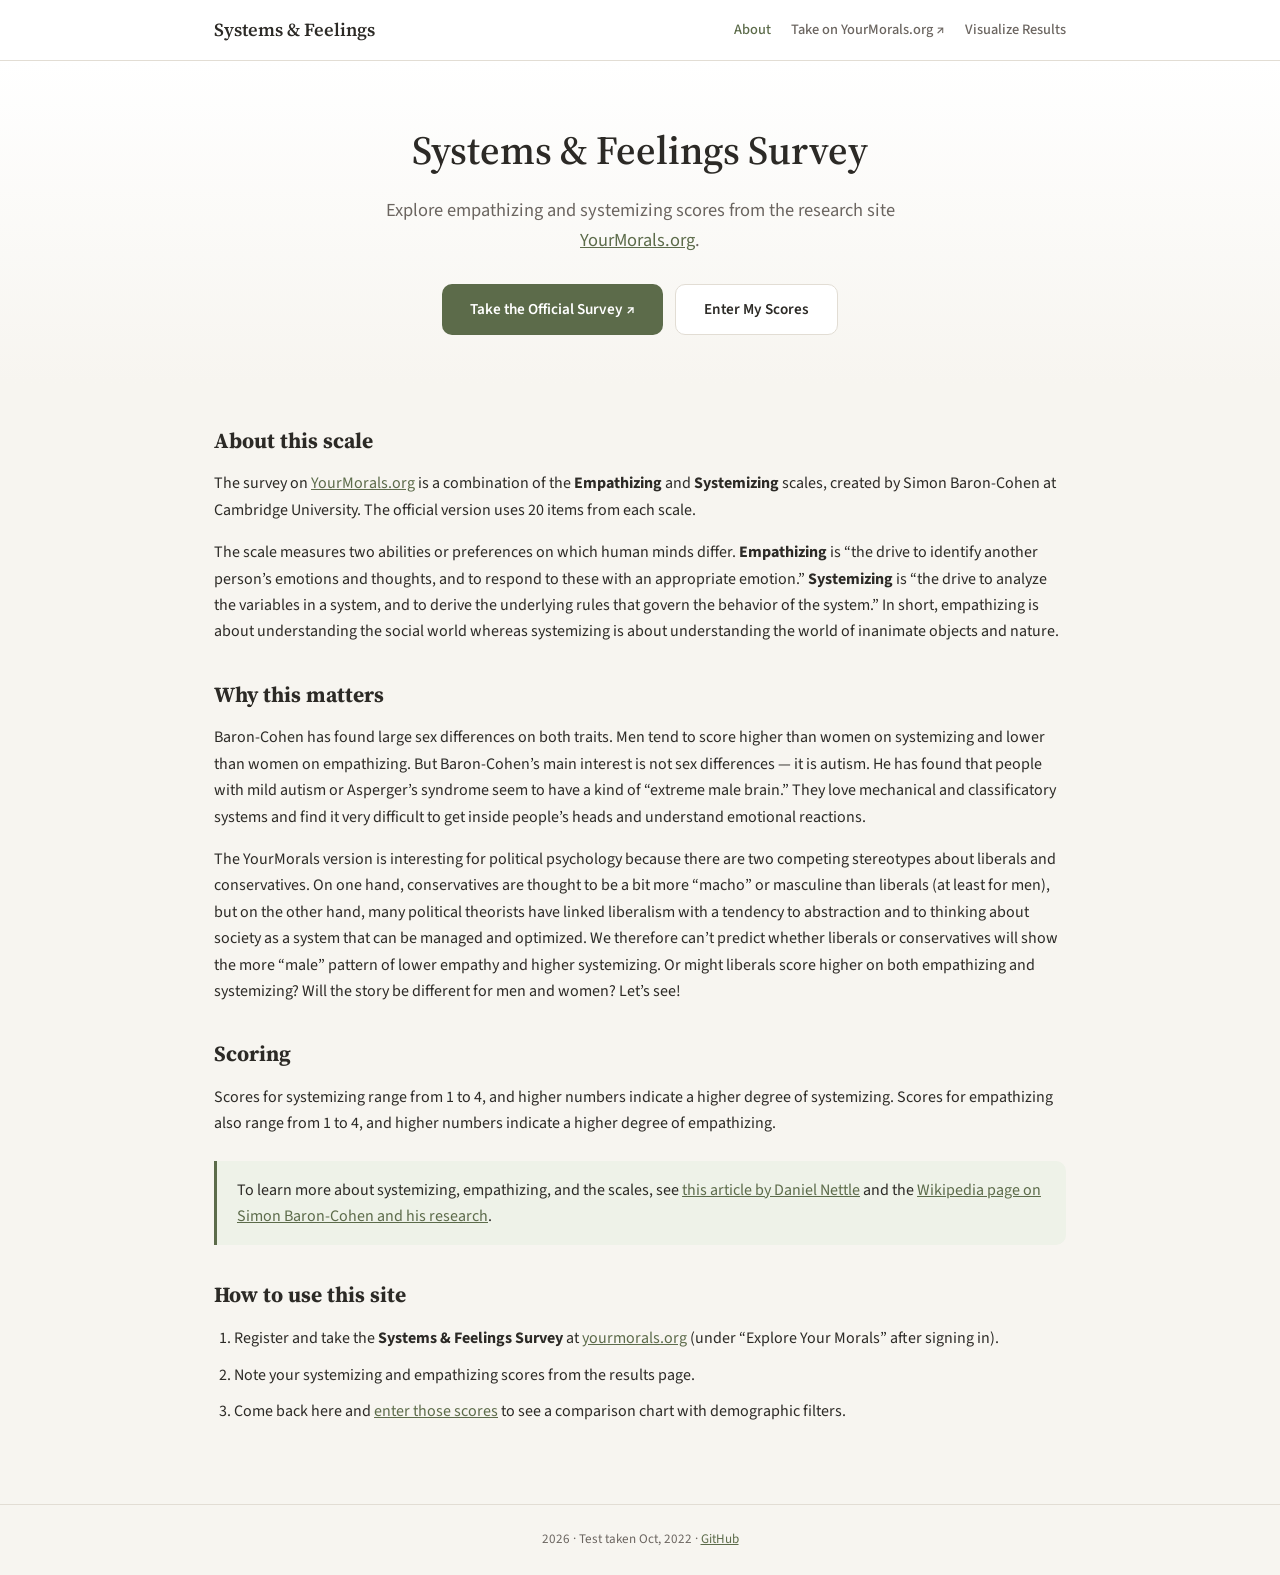
<file: index.html>
<!DOCTYPE html>
<html lang="en">
<head>
  <meta charset="UTF-8" />
  <meta name="viewport" content="width=device-width, initial-scale=1.0" />
  <title>Systems & Feelings — Empathizing vs Systemizing Visualization</title>
  <meta name="description" content="Visualize empathizing and systemizing scores from YourMorals.org. Explore demographic comparisons, group averages, and interactive charts based on psychological research data." />
  <meta name="author" content="Megan Judge" />
  <meta name="robots" content="index, follow" />
  <meta name="theme-color" content="#f7f5f0" />
  <link rel="canonical" href="https://systems-feelings-survey.jdge.cc/" />
  <link rel="alternate" href="https://systems-feelings-survey.jdge.cc/" hreflang="en" />
  <meta property="og:type" content="website" />
  <meta property="og:locale" content="en_AU" />
  <meta property="og:site_name" content="Systems & Feelings Visualization" />
  <meta property="og:title" content="Systems & Feelings — Empathizing vs Systemizing Visualization" />
  <meta property="og:description" content="Interactive visualization of empathizing and systemizing scores using YourMorals.org demographic data and research-based group averages." />
  <meta property="og:url" content="https://systems-feelings-survey.jdge.cc/" />
  <meta property="og:image" content="https://systems-feelings-survey.jdge.cc/images/systemizing_empathizing_systemising_empathising_icon.png" />
  <meta property="og:image:alt" content="Systems vs Feelings chart visualization" />
  <meta name="twitter:card" content="summary_large_image" />
  <meta name="twitter:title" content="Systems & Feelings Visualization" />
  <meta name="twitter:description" content="Compare empathizing and systemizing scores using interactive charts and demographic data from psychological research." />
  <meta name="twitter:image" content="https://systems-feelings-survey.jdge.cc/images/systemizing_empathizing_systemising_empathising_icon.png" />
  <meta name="twitter:image:alt" content="Systems vs Feelings chart visualization" />
  <meta name="keywords" content="systemizing empathizing, psychology visualization, YourMorals data, Baron-Cohen systemizing, empathy systemizing test, cognitive styles, gender differences psychology, interactive psychology charts" />
  <link rel="icon" type="image/png" href="/images/systemizing_empathizing_systemising_empathising_icon.png" />
  <link rel="stylesheet" href="styles.css" />
  <link rel="preconnect" href="https://fonts.googleapis.com" />
  <link rel="preconnect" href="https://fonts.gstatic.com" crossorigin />
  <link href="https://fonts.googleapis.com/css2?family=Source+Serif+4:ital,wght@0,400;0,600;1,400&family=Source+Sans+3:wght@400;500;600&display=swap" rel="stylesheet" />
  <script src="https://analytics.ahrefs.com/analytics.js" data-key="+0dJsEes5o7w9zOR6+fc0Q" async></script>
</head>
<body>
  <header class="site-header">
    <div class="container header-inner">
      <a href="index.html" class="logo">Systems &amp; Feelings</a>
      <nav class="nav">
        <a href="index.html" class="nav-link active">About</a>
        <a href="https://www.yourmorals.org/" class="nav-link" target="_blank" rel="noopener">Take on YourMorals.org ↗</a>
        <a href="results.html" class="nav-link">Visualize Results</a>
      </nav>
    </div>
  </header>

  <main>
    <section class="hero">
      <div class="container">
        <h1>Systems &amp; Feelings Survey</h1>
        <p class="lead">Explore empathizing and systemizing scores from the research site <a href="https://www.yourmorals.org/" target="_blank" rel="noopener">YourMorals.org</a>.</p>
        <div class="hero-actions">
          <a href="https://www.yourmorals.org/" class="btn btn-primary" target="_blank" rel="noopener">Take the Official Survey ↗</a>
          <a href="results.html" class="btn btn-secondary">Enter My Scores</a>
        </div>
      </div>
    </section>

    <section class="content-section">
      <div class="container prose">
        <h2>About this scale</h2>
        <p>
          The survey on <a href="https://www.yourmorals.org/" target="_blank" rel="noopener">YourMorals.org</a>
          is a combination of the <strong>Empathizing</strong> and <strong>Systemizing</strong> scales,
          created by Simon Baron-Cohen at Cambridge University. The official version uses 20 items from
          each scale.
        </p>
        <p>
          The scale measures two abilities or preferences on which human minds differ.
          <strong>Empathizing</strong> is &ldquo;the drive to identify another person&rsquo;s emotions and
          thoughts, and to respond to these with an appropriate emotion.&rdquo;
          <strong>Systemizing</strong> is &ldquo;the drive to analyze the variables in a system, and to
          derive the underlying rules that govern the behavior of the system.&rdquo; In short,
          empathizing is about understanding the social world whereas systemizing is about
          understanding the world of inanimate objects and nature.
        </p>

        <h2>Why this matters</h2>
        <p>
          Baron-Cohen has found large sex differences on both traits. Men tend to score higher than
          women on systemizing and lower than women on empathizing. But Baron-Cohen&rsquo;s main interest
          is not sex differences — it is autism. He has found that people with mild autism or
          Asperger&rsquo;s syndrome seem to have a kind of &ldquo;extreme male brain.&rdquo; They love
          mechanical and classificatory systems and find it very difficult to get inside people&rsquo;s
          heads and understand emotional reactions.
        </p>
        <p>
          The YourMorals version is interesting for political psychology because there are two
          competing stereotypes about liberals and conservatives. On one hand, conservatives are thought
          to be a bit more &ldquo;macho&rdquo; or masculine than liberals (at least for men), but on the
          other hand, many political theorists have linked liberalism with a tendency to abstraction and
          to thinking about society as a system that can be managed and optimized. We therefore
          can&rsquo;t predict whether liberals or conservatives will show the more &ldquo;male&rdquo;
          pattern of lower empathy and higher systemizing. Or might liberals score higher on both
          empathizing and systemizing? Will the story be different for men and women? Let&rsquo;s see!
        </p>

        <h2>Scoring</h2>
        <p>
          Scores for systemizing range from 1 to 4, and higher numbers indicate a higher degree of
          systemizing. Scores for empathizing also range from 1 to 4, and higher numbers indicate a
          higher degree of empathizing.
        </p>

        <div class="callout">
          <p>
            To learn more about systemizing, empathizing, and the scales, see
            <a href="https://citeseerx.ist.psu.edu/viewdoc/download?doi=10.1.1.590.9949&amp;rep=rep1&amp;type=pdf" target="_blank" rel="noopener">this article by Daniel Nettle</a>
            and the
            <a href="https://en.wikipedia.org/wiki/Simon_Baron-Cohen" target="_blank" rel="noopener">Wikipedia page on Simon Baron-Cohen and his research</a>.
          </p>
        </div>

        <h2>How to use this site</h2>
        <ol class="steps-list">
          <li>Register and take the <strong>Systems &amp; Feelings Survey</strong> at <a href="https://www.yourmorals.org/" target="_blank" rel="noopener">yourmorals.org</a> (under &ldquo;Explore Your Morals&rdquo; after signing in).</li>
          <li>Note your systemizing and empathizing scores from the results page.</li>
          <li>Come back here and <a href="results.html">enter those scores</a> to see a comparison chart with demographic filters.</li>
        </ol>
      </div>
    </section>
  </main>

  <footer class="site-footer">
    <div class="container">
      <p>2026 &middot; Test taken Oct, 2022 &middot; <a href="https://github.com/megzjudge/systems" target="_blank" rel="noopener">GitHub</a></p>
    </div>
  </footer>
</body>
</html>
</file>
<file: styles.css>
*, *::before, *::after { box-sizing: border-box; margin: 0; padding: 0; }

:root {
  --bg: #f7f5f0;
  --surface: #ffffff;
  --text: #2c2a26;
  --muted: #6b6560;
  --border: #e2ddd4;
  --accent: #5c6b4a;
  --accent-hover: #4a5739;
  --accent-light: #eef2e8;
  --chart-grid: #e8e4dc;
  --radius: 10px;
  --shadow: 0 2px 12px rgba(44, 42, 38, 0.06);
}

html {
  scroll-behavior: smooth;
  overflow-x: hidden;
  height: 100%;
}

body {
  font-family: 'Source Sans 3', system-ui, sans-serif;
  background: var(--bg);
  color: var(--text);
  line-height: 1.65;
  -webkit-font-smoothing: antialiased;
  overflow-x: hidden;
  min-height: 100%;
  min-height: 100dvh;
  display: flex;
  flex-direction: column;
}

main {
  flex: 1 0 auto;
}

a { color: var(--accent); }
a:hover { color: var(--accent-hover); }

.container {
  max-width: 900px;
  margin: 0 auto;
  padding: 0 24px;
}

.container-wide {
  max-width: 1100px;
  margin: 0 auto;
  padding: 0 24px;
}

/* Header */
.site-header {
  background: var(--surface);
  border-bottom: 1px solid var(--border);
  position: sticky;
  top: 0;
  z-index: 100;
}

.header-inner {
  display: flex;
  align-items: center;
  justify-content: space-between;
  height: 60px;
}

.logo {
  font-family: 'Source Serif 4', Georgia, serif;
  font-size: 1.15rem;
  font-weight: 600;
  color: var(--text);
  text-decoration: none;
}

.nav { display: flex; gap: 20px; }

.nav-link {
  font-size: 0.9rem;
  font-weight: 500;
  color: var(--muted);
  text-decoration: none;
  transition: color 0.15s;
}

.nav-link:hover,
.nav-link.active { color: var(--accent); }

/* Hero */
.hero {
  padding: 56px 0 48px;
  text-align: center;
  background: linear-gradient(180deg, var(--surface) 0%, var(--bg) 100%);
}

.hero .container {
  max-width: 36rem;
}

.eyebrow {
  font-size: 0.85rem;
  color: var(--muted);
  margin-bottom: 12px;
}

.hero h1 {
  font-family: 'Source Serif 4', Georgia, serif;
  font-size: clamp(1.8rem, 4vw, 2.5rem);
  font-weight: 600;
  margin-bottom: 12px;
}

.lead {
  font-size: 1.15rem;
  color: var(--muted);
  margin-bottom: 28px;
}

.hero-actions {
  display: flex;
  flex-wrap: wrap;
  gap: 12px;
  justify-content: center;
}

/* Buttons */
.btn {
  display: inline-flex;
  align-items: center;
  justify-content: center;
  padding: 12px 28px;
  border-radius: var(--radius);
  font-size: 0.95rem;
  font-weight: 600;
  font-family: inherit;
  cursor: pointer;
  border: none;
  text-decoration: none;
  transition: background 0.15s, opacity 0.15s;
}

.btn-primary {
  background: var(--accent);
  color: #fff;
}

.btn-primary:hover { background: var(--accent-hover); color: #fff; }

.btn-secondary {
  background: var(--surface);
  color: var(--text);
  border: 1.5px solid var(--border);
}

.btn-secondary:hover { border-color: var(--accent); color: var(--accent); }

.btn:disabled {
  opacity: 0.45;
  cursor: not-allowed;
}

/* Content */
.content-section { padding: 40px 0 64px; }

.prose h2 {
  font-family: 'Source Serif 4', Georgia, serif;
  font-size: 1.35rem;
  margin: 32px 0 12px;
}

.prose h2:first-child { margin-top: 0; }

.prose p { margin-bottom: 16px; color: var(--text); }

.callout {
  background: var(--accent-light);
  border-left: 3px solid var(--accent);
  padding: 16px 20px;
  border-radius: 0 var(--radius) var(--radius) 0;
  margin: 24px 0;
}

.callout p { margin: 0; }

.callout-warning {
  background: #fdf6e8;
  border-left-color: #c9a227;
}

.steps-list {
  margin: 0 0 16px 20px;
}

.steps-list li {
  margin-bottom: 10px;
}

.prose ul {
  margin: 0 0 16px 20px;
}

.prose ul li {
  margin-bottom: 8px;
}

.demographic-list {
  list-style: none;
  margin: 0 0 16px;
  padding: 0;
  display: grid;
  grid-template-columns: repeat(auto-fill, minmax(180px, 1fr));
  gap: 8px 16px;
}

.demographic-list li {
  margin: 0;
  padding: 8px 12px;
  background: var(--surface);
  border: 1px solid var(--border);
  border-radius: 8px;
  font-size: 0.9rem;
}

.prose-tip {
  font-size: 0.9rem;
  color: var(--muted);
  font-style: italic;
  margin-bottom: 16px;
}

.source-note {
  font-size: 0.85rem;
  color: var(--muted);
  margin-top: 32px;
  padding-top: 24px;
  border-top: 1px solid var(--border);
}

/* Survey */
.survey-header {
  padding: 40px 0 24px;
}

.survey-header h1 {
  font-family: 'Source Serif 4', Georgia, serif;
  font-size: 1.75rem;
  margin-bottom: 8px;
}

.survey-header p { color: var(--muted); }

.progress-bar-wrap {
  background: var(--border);
  border-radius: 99px;
  height: 6px;
  margin: 24px 0 8px;
  overflow: hidden;
}

.progress-bar {
  height: 100%;
  background: var(--accent);
  border-radius: 99px;
  transition: width 0.3s ease;
  width: 0%;
}

.progress-label {
  font-size: 0.8rem;
  color: var(--muted);
}

.survey-scale-legend {
  display: flex;
  flex-wrap: wrap;
  gap: 8px 16px;
  font-size: 0.78rem;
  color: var(--muted);
  margin-bottom: 28px;
  padding: 12px 16px;
  background: var(--surface);
  border: 1px solid var(--border);
  border-radius: var(--radius);
}

.survey-section-title {
  font-family: 'Source Serif 4', Georgia, serif;
  font-size: 1.2rem;
  margin: 32px 0 16px;
  padding-bottom: 8px;
  border-bottom: 2px solid var(--accent-light);
}

.question-card {
  background: var(--surface);
  border: 1px solid var(--border);
  border-radius: var(--radius);
  padding: 20px;
  margin-bottom: 14px;
  box-shadow: var(--shadow);
}

.question-text {
  font-size: 0.95rem;
  margin-bottom: 14px;
  line-height: 1.5;
}

.likert-group {
  display: flex;
  flex-wrap: wrap;
  gap: 8px;
}

.likert-option {
  flex: 1;
  min-width: 72px;
}

.likert-option input {
  position: absolute;
  opacity: 0;
  pointer-events: none;
}

.likert-option label {
  display: block;
  text-align: center;
  padding: 10px 6px;
  border: 1.5px solid var(--border);
  border-radius: 8px;
  font-size: 0.78rem;
  color: var(--muted);
  cursor: pointer;
  transition: all 0.15s;
  line-height: 1.3;
}

.likert-option input:checked + label {
  background: var(--accent);
  border-color: var(--accent);
  color: #fff;
  font-weight: 600;
}

.likert-option label:hover {
  border-color: var(--accent);
}

.survey-actions {
  display: flex;
  gap: 12px;
  justify-content: flex-end;
  padding: 32px 0 64px;
}

/* Score entry */
.score-entry-section {
  background: var(--surface);
  border: 1px solid var(--border);
  border-radius: var(--radius);
  padding: 28px 32px;
  margin-bottom: 24px;
  box-shadow: var(--shadow);
  text-align: center;
}

.score-entry-section h2 {
  font-family: 'Source Serif 4', Georgia, serif;
  font-size: 1.1rem;
  margin-bottom: 20px;
}

.score-entry-form {
  display: flex;
  flex-direction: column;
  align-items: stretch;
  gap: 20px;
  width: 100%;
  max-width: 720px;
  margin: 0 auto;
}

.score-entry-fields {
  display: grid;
  grid-template-columns: 1fr 1fr;
  gap: 16px;
  width: 100%;
}

.score-entry-actions {
  display: flex;
  flex-direction: row;
  flex-wrap: wrap;
  justify-content: center;
  align-items: center;
  gap: 12px;
  width: 100%;
}

.score-entry-actions .btn {
  width: auto;
}

.score-input-group {
  display: flex;
  flex-direction: column;
  gap: 8px;
  width: 100%;
  min-width: 0;
  text-align: left;
}

.score-input-group label {
  font-size: 0.85rem;
  font-weight: 600;
  color: var(--muted);
}

.score-input-group input {
  padding: 12px 14px;
  border: 1.5px solid var(--border);
  border-radius: 8px;
  font-size: 1rem;
  font-family: inherit;
  width: 100%;
}

.score-input-group input:focus {
  outline: none;
  border-color: var(--accent);
}

.score-entry-hint {
  font-size: 0.82rem;
  color: var(--muted);
  margin: 18px auto 0;
  max-width: 720px;
  line-height: 1.5;
}

/* Results */
.results-header {
  padding: 40px 0 16px;
}

.results-header h1 {
  font-family: 'Source Serif 4', Georgia, serif;
  font-size: 1.75rem;
  margin-bottom: 8px;
}

.results-header p { color: var(--muted); }

.score-summary {
  display: grid;
  grid-template-columns: 1fr 1fr;
  gap: 16px;
  margin: 24px 0 32px;
}

.score-card {
  background: var(--surface);
  border: 1px solid var(--border);
  border-radius: var(--radius);
  padding: 24px;
  text-align: center;
  box-shadow: var(--shadow);
}

.score-card .label {
  font-size: 0.85rem;
  color: var(--muted);
  text-transform: uppercase;
  letter-spacing: 0.04em;
  margin-bottom: 8px;
}

.score-card .value {
  font-family: 'Source Serif 4', Georgia, serif;
  font-size: 1.75rem;
  font-weight: 600;
  color: var(--accent);
  line-height: 1;
}

.score-card-my .value {
  color: #6b7a52;
}

#visitor-score-card:not(.has-data) .value {
  color: var(--muted);
  font-size: 1.5rem;
}

.score-pair {
  display: flex;
  gap: 24px;
  justify-content: center;
  margin: 8px 0;
}

.score-dim {
  display: block;
  font-size: 0.7rem;
  text-transform: uppercase;
  letter-spacing: 0.06em;
  color: var(--muted);
  margin-bottom: 4px;
}

.score-card .range {
  font-size: 0.8rem;
  color: var(--muted);
  margin-top: 6px;
}

.chart-section {
  background: var(--surface);
  border: 1px solid var(--border);
  border-radius: var(--radius);
  padding: 24px;
  margin-bottom: 32px;
  box-shadow: var(--shadow);
}

.chart-section h2 {
  font-family: 'Source Serif 4', Georgia, serif;
  font-size: 1.15rem;
  margin-bottom: 4px;
}

.chart-section .subtitle {
  font-size: 0.85rem;
  color: var(--muted);
  margin-bottom: 20px;
}

.chart-wrap {
  position: relative;
  height: 420px;
}

.chart-source-note {
  font-size: 0.82rem;
  color: var(--muted);
  margin-top: 14px;
  text-align: center;
  font-style: italic;
}

.compare-section {
  background: var(--surface);
  border: 1px solid var(--border);
  border-radius: var(--radius);
  padding: 24px;
  margin-bottom: 48px;
  box-shadow: var(--shadow);
}

.compare-section h2 {
  font-family: 'Source Serif 4', Georgia, serif;
  font-size: 1.15rem;
  margin-bottom: 8px;
}

.compare-intro {
  font-size: 0.9rem;
  color: var(--muted);
  margin-bottom: 20px;
}

.demographic-groups {
  display: grid;
  grid-template-columns: 1fr 1fr;
  gap: 20px 40px;
  align-items: start;
}

.demographic-actions {
  margin-top: 16px;
  display: flex;
  flex-direction: column;
  gap: 12px;
}

.mass-presets {
  display: flex;
  flex-wrap: wrap;
  gap: 8px;
}

.mass-preset-btn.active {
  border-color: var(--accent);
  color: var(--accent);
  background: var(--accent-light);
}

.demographic-column {
  display: flex;
  flex-direction: column;
  gap: 18px;
}

.demographic-category h3 {
  font-size: 0.82rem;
  font-weight: 600;
  text-transform: uppercase;
  letter-spacing: 0.04em;
  color: var(--muted);
  margin-bottom: 6px;
}

.checkbox-list {
  list-style: none;
  display: flex;
  flex-direction: column;
  gap: 2px;
  margin: 0;
  padding: 0;
}

.checkbox-list label {
  display: flex;
  align-items: center;
  gap: 8px;
  font-size: 0.88rem;
  cursor: pointer;
  padding: 5px 0;
  line-height: 1.35;
}

.checkbox-list label:hover {
  color: var(--accent);
}

.checkbox-list input[type="checkbox"] {
  width: 15px;
  height: 15px;
  accent-color: var(--accent);
  flex-shrink: 0;
}

.combo-toggle {
  margin-top: 8px;
  padding: 0;
  border: 0;
  background: none;
  color: var(--accent);
  font-family: inherit;
  font-size: 0.78rem;
  font-weight: 500;
  cursor: pointer;
  text-align: left;
}

.combo-toggle:hover {
  color: var(--accent-hover);
  text-decoration: underline;
}

.combo-panel {
  margin-top: 8px;
  padding: 8px 10px;
  background: var(--bg);
  border: 1px solid var(--border);
  border-radius: 8px;
  max-height: 260px;
  overflow-y: auto;
}

.combo-columns {
  display: grid;
  grid-template-columns: repeat(auto-fit, minmax(88px, 1fr));
  gap: 10px 14px;
  align-items: start;
}

.combo-columns-quad {
  grid-template-columns: 1fr 1fr;
}

.combo-column-header {
  font-size: 0.7rem;
  font-weight: 600;
  letter-spacing: 0.02em;
  color: var(--muted);
  margin-bottom: 3px;
  padding-bottom: 3px;
  border-bottom: 1px solid var(--border);
}

.combo-list {
  list-style: none;
  margin: 0;
  padding: 0;
  display: flex;
  flex-direction: column;
  gap: 0;
}

.combo-item {
  display: flex;
  align-items: baseline;
  justify-content: space-between;
  gap: 6px;
  font-size: 0.72rem;
  line-height: 1.3;
}

.combo-item-btn {
  width: 100%;
  padding: 2px 0;
  border: 0;
  background: none;
  font: inherit;
  font-size: 0.72rem;
  color: inherit;
  text-align: left;
  cursor: pointer;
  line-height: 1.3;
}

.combo-item-btn:hover,
.combo-item-btn.active {
  color: var(--accent);
}

.combo-item-btn.active {
  font-weight: 600;
}

.combo-item-label {
  flex: 1;
  min-width: 0;
}

.combo-item.missing,
.combo-item.no_data,
.combo-item.not_enough {
  color: var(--muted);
  padding: 2px 0;
}

.combo-item-status {
  font-style: italic;
  font-size: 0.68rem;
  white-space: nowrap;
}

.combo-item.no_data .combo-item-status {
  color: #9a7a5a;
}

.combo-item.not_enough .combo-item-status {
  color: #8a7a9a;
}

.selection-hint {
  font-size: 0.82rem;
  color: var(--muted);
  margin-top: 16px;
  padding-top: 16px;
  border-top: 1px solid var(--border);
  font-style: italic;
}

.filtered-result {
  margin-top: 16px;
  padding: 14px 16px;
  background: var(--accent-light);
  border-radius: var(--radius);
  font-size: 0.9rem;
  display: none;
}

.filtered-result.visible { display: block; }

/* Footer */
.site-footer {
  flex-shrink: 0;
  border-top: 1px solid var(--border);
  padding: 24px 0;
  font-size: 0.82rem;
  color: var(--muted);
  text-align: center;
  background: var(--bg);
}

@media (max-width: 640px) {
  .container,
  .container-wide { padding: 0 16px; }

  .header-inner {
    flex-direction: column;
    align-items: stretch;
    height: auto;
    padding: 10px 0;
    gap: 8px;
  }

  .logo {
    text-align: center;
    font-size: 1.05rem;
  }

  .nav {
    flex-wrap: wrap;
    justify-content: center;
    gap: 6px 12px;
  }

  .nav-link { font-size: 0.8rem; }

  .hero {
    padding: 24px 0 28px;
    min-height: calc(100svh - 5.5rem);
    display: flex;
    align-items: center;
  }

  .hero h1 {
    font-size: 1.6rem;
    line-height: 1.2;
    margin-bottom: 10px;
    overflow-wrap: anywhere;
  }

  .lead {
    font-size: 0.95rem;
    line-height: 1.5;
    margin-bottom: 18px;
    overflow-wrap: anywhere;
  }

  .hero-actions {
    flex-direction: column;
    align-items: stretch;
  }

  .hero-actions .btn {
    width: 100%;
    padding: 11px 20px;
    font-size: 0.9rem;
  }

  .score-entry-section { padding: 22px 16px; }

  .score-entry-fields {
    grid-template-columns: 1fr;
  }

  .demographic-groups {
    grid-template-columns: 1fr;
    gap: 18px;
  }

  .score-summary { grid-template-columns: 1fr; }
  .chart-wrap { height: 340px; }
  .likert-option { min-width: 100%; }
  .survey-actions { flex-direction: column; }
  .survey-actions .btn { width: 100%; }
}
</file>
